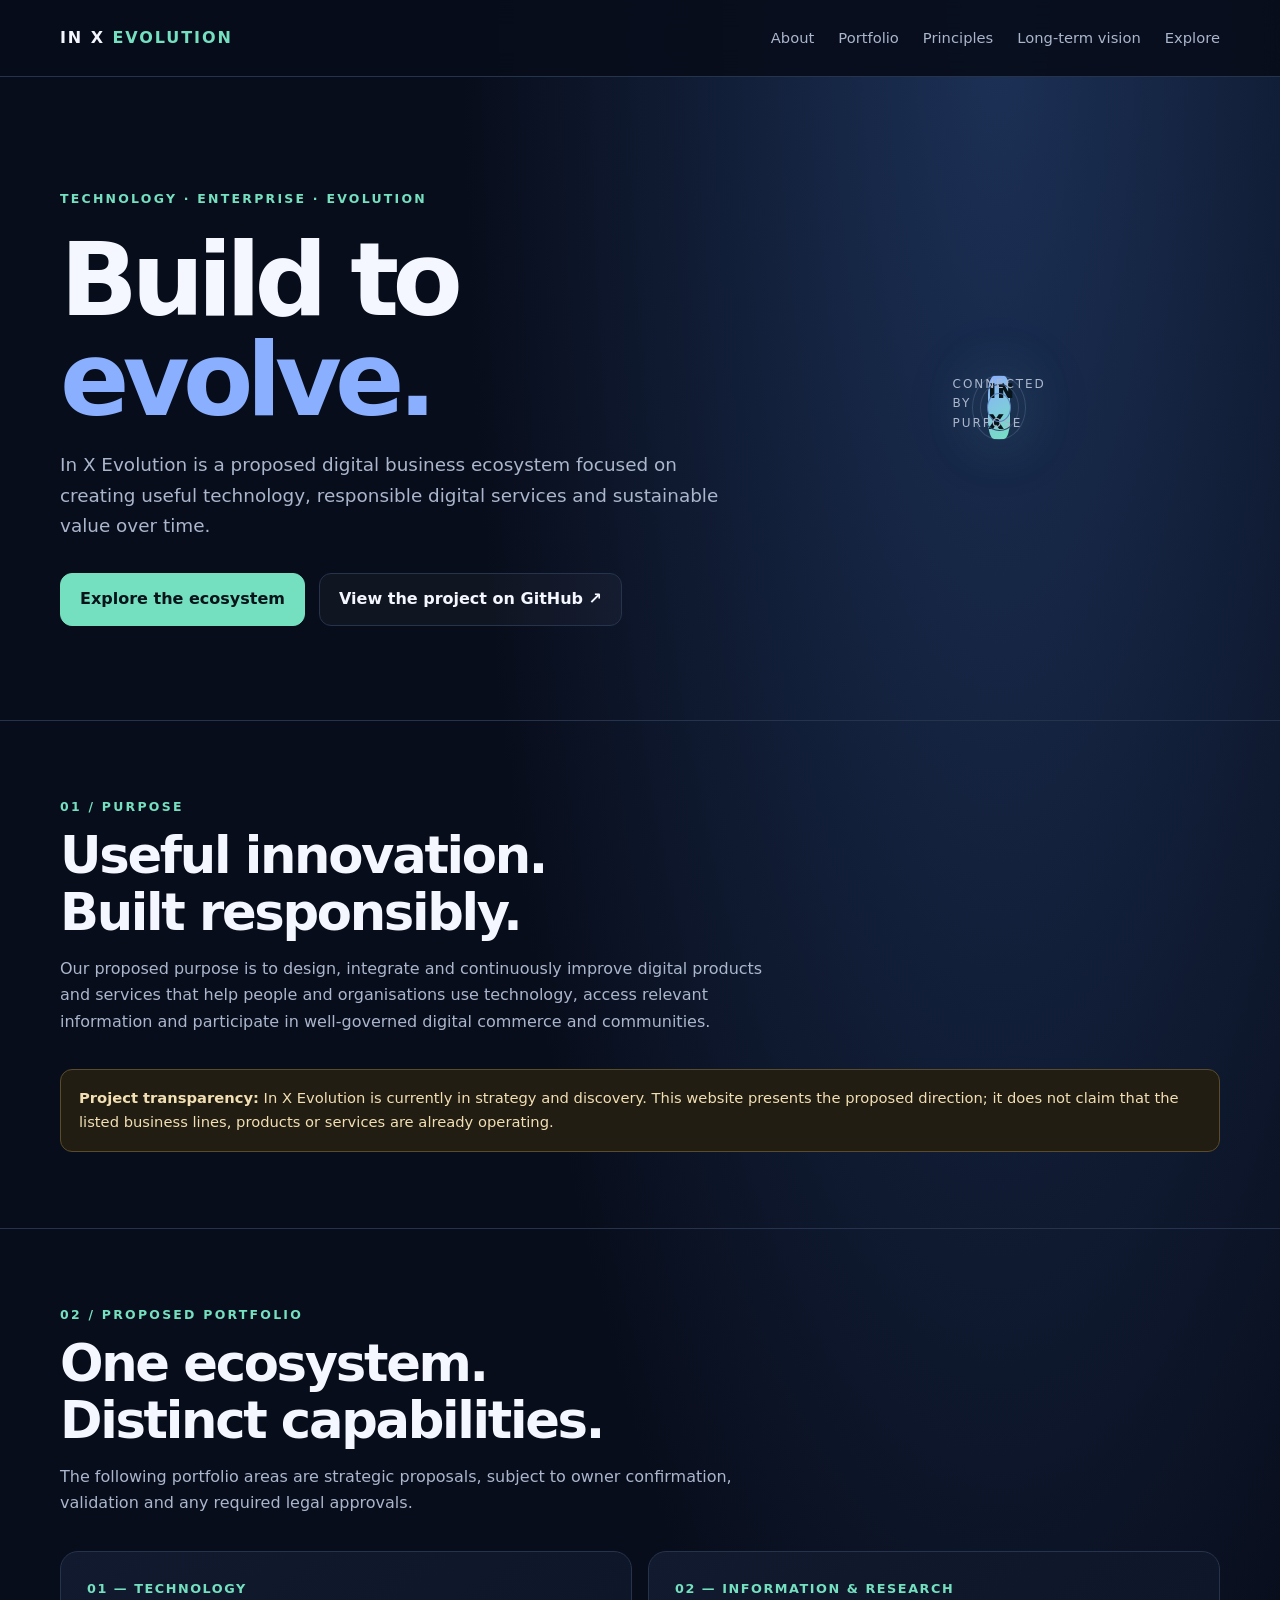
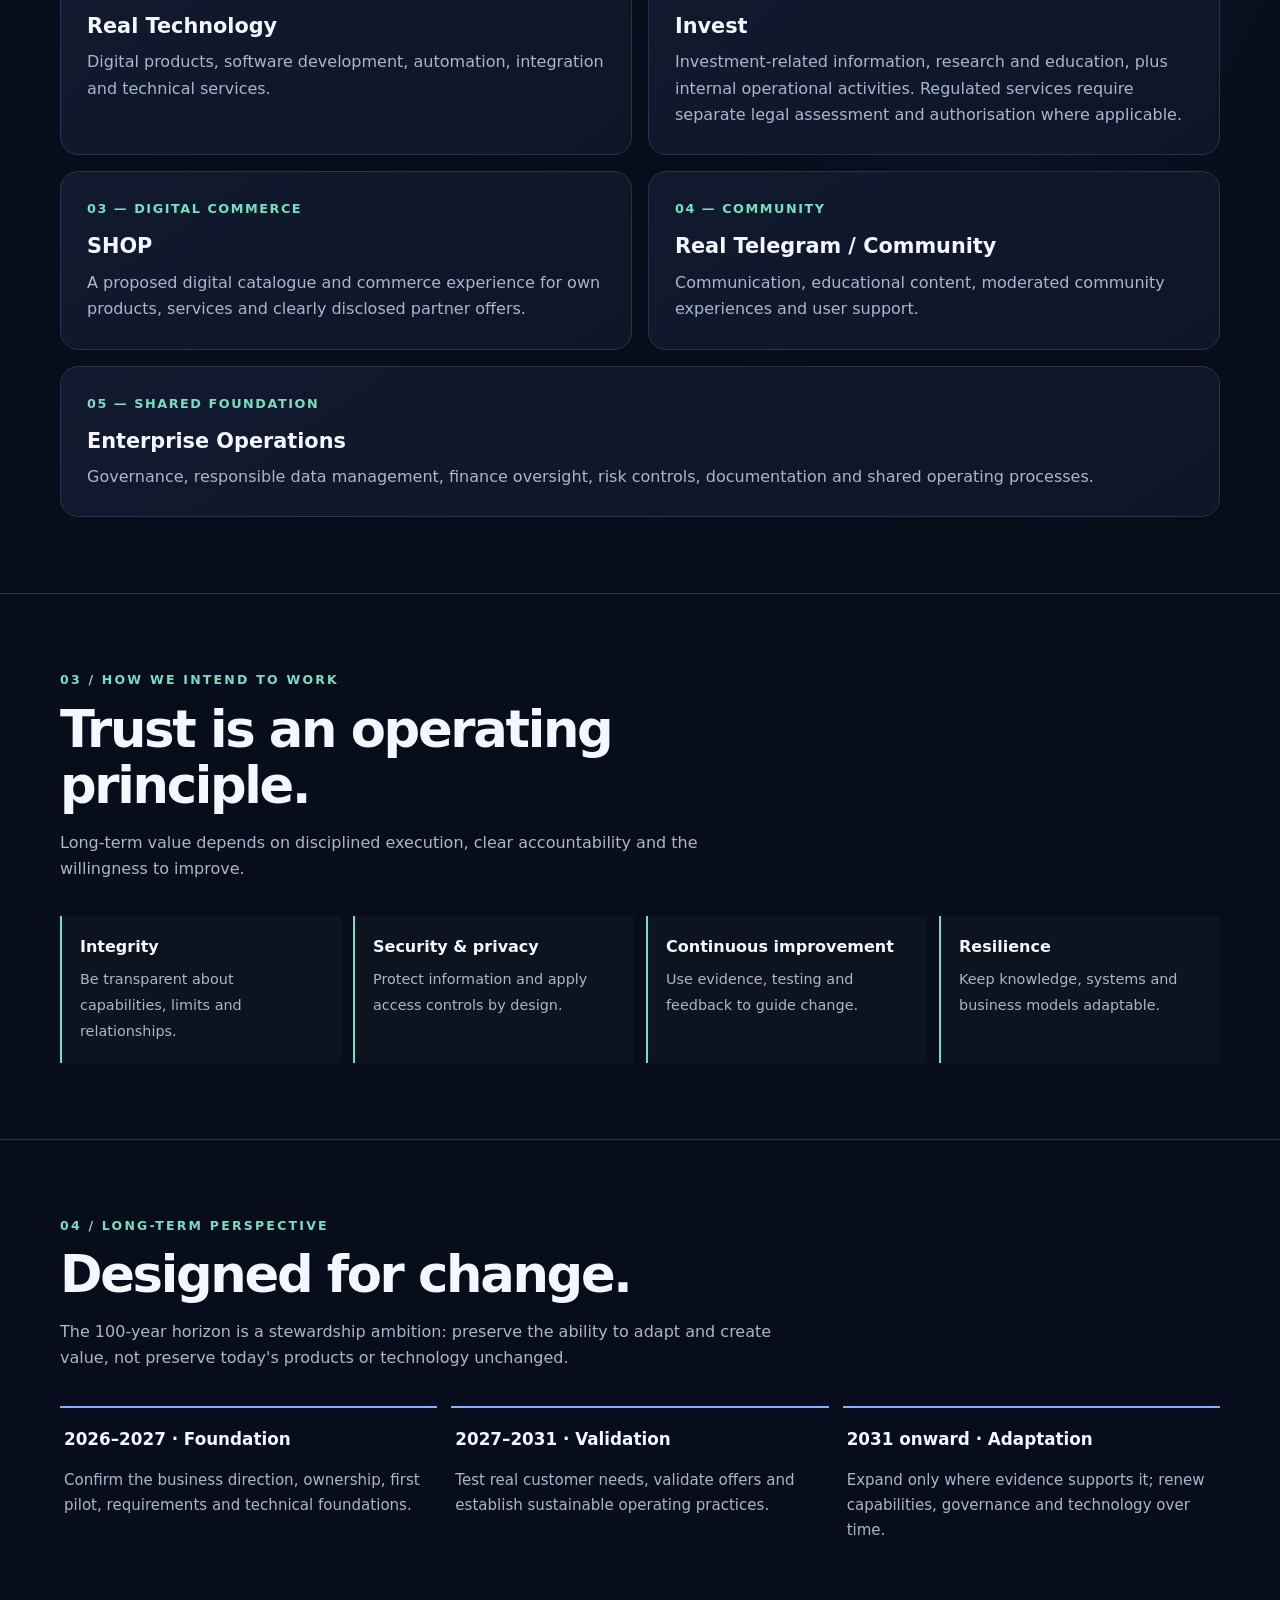
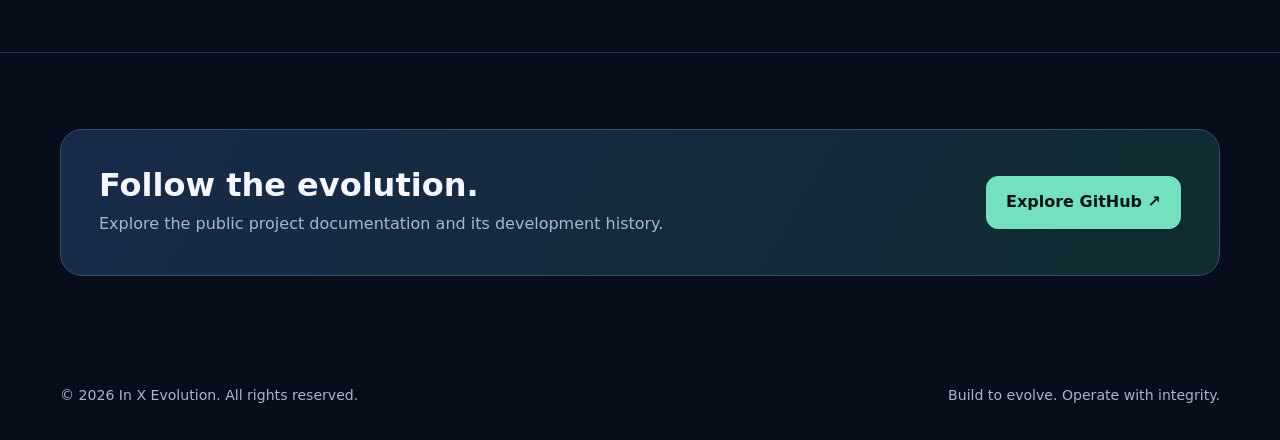
<file: index.html>
<!doctype html>
<html lang="en">
<head>
  <meta charset="utf-8">
  <meta name="viewport" content="width=device-width, initial-scale=1">
  <meta name="theme-color" content="#0b1020">
  <meta name="description" content="In X Evolution — a proposed digital ecosystem focused on technology, digital commerce, information and community.">
  <title>In X Evolution — Build to Evolve</title>
  <style>
    :root{color-scheme:dark;--bg:#080d1b;--panel:#111a2e;--panel2:#0d1527;--text:#f4f7ff;--muted:#aab6cc;--line:#26334d;--accent:#8bafff;--mint:#75e0c0;--max:1160px}
    *{box-sizing:border-box}html{scroll-behavior:smooth}body{margin:0;background:radial-gradient(ellipse at 78% 0%,#1c3157 0,transparent 38%),var(--bg);color:var(--text);font:16px/1.65 Inter,ui-sans-serif,system-ui,-apple-system,"Segoe UI",sans-serif}
    a{color:inherit}a:focus-visible,button:focus-visible{outline:3px solid var(--mint);outline-offset:3px}.wrap{width:min(var(--max),calc(100% - 40px));margin:auto}
    header{position:sticky;top:0;z-index:5;background:#080d1beF;border-bottom:1px solid var(--line);backdrop-filter:blur(14px)}.nav{min-height:76px;display:flex;align-items:center;justify-content:space-between;gap:24px}.brand{font-weight:850;letter-spacing:.12em;text-decoration:none}.brand span{color:var(--mint)}nav{display:flex;gap:24px;align-items:center}nav a{font-size:.92rem;color:var(--muted);text-decoration:none}nav a:hover{color:white}.menu{display:none;background:none;color:white;border:1px solid var(--line);border-radius:10px;padding:9px 12px;min-height:44px}
    .hero{padding:112px 0 94px;display:grid;grid-template-columns:1.2fr .8fr;gap:56px;align-items:center}.eyebrow{color:var(--mint);font-size:.78rem;font-weight:800;letter-spacing:.18em;text-transform:uppercase}.hero h1{font-size:clamp(3.2rem,8vw,6.6rem);line-height:.98;letter-spacing:-.065em;margin:20px 0}.hero h1 em{font-style:normal;color:var(--accent)}.lead{max-width:680px;color:var(--muted);font-size:1.15rem}.actions{display:flex;gap:14px;flex-wrap:wrap;margin-top:32px}.btn{display:inline-flex;align-items:center;justify-content:center;min-height:48px;padding:12px 19px;border-radius:12px;text-decoration:none;font-weight:750;border:1px solid var(--line)}.primary{background:var(--mint);color:#07151a;border-color:var(--mint)}.secondary{background:#ffffff08}.orbit{aspect-ratio:1;border:1px solid #34476b;border-radius:50%;display:grid;place-items:center;position:relative;max-width:390px;margin:auto;box-shadow:0 0 100px #739cff18}.orbit:before,.orbit:after{content:"";position:absolute;border:1px solid #34476b;border-radius:50%;inset:13%}.orbit:after{inset:27%;border-color:#5d82bd}.core{width:42%;aspect-ratio:1;border-radius:28%;background:linear-gradient(145deg,#8bafff,#75e0c0);display:grid;place-items:center;color:#07151a;font-size:1.2rem;font-weight:950;letter-spacing:.1em;box-shadow:0 0 60px #75e0c044}.orbit-label{position:absolute;bottom:8%;color:var(--muted);font-size:.75rem;letter-spacing:.16em}
    section{padding:76px 0;border-top:1px solid var(--line)}.section-head{max-width:720px;margin-bottom:34px}.section-head h2{font-size:clamp(2rem,4vw,3.4rem);letter-spacing:-.045em;line-height:1.1;margin:10px 0}.section-head p,.muted{color:var(--muted)}.grid{display:grid;grid-template-columns:repeat(2,1fr);gap:16px}.card{background:linear-gradient(145deg,var(--panel),var(--panel2));border:1px solid var(--line);border-radius:18px;padding:26px}.card .num{color:var(--mint);font-size:.8rem;font-weight:800;letter-spacing:.12em}.card h3{margin:10px 0 6px;font-size:1.3rem}.card p{color:var(--muted);margin:0}.wide{grid-column:1/-1}.principles{display:grid;grid-template-columns:repeat(4,1fr);gap:12px}.principle{padding:18px;border-left:2px solid var(--mint);background:#ffffff06}.principle strong{display:block;margin-bottom:5px}.principle span{font-size:.9rem;color:var(--muted)}
    .timeline{display:grid;grid-template-columns:repeat(3,1fr);gap:14px}.phase{border-top:2px solid var(--accent);padding:18px 4px}.phase b{font-size:1.05rem}.phase p{color:var(--muted);font-size:.94rem}.notice{border:1px solid #5a4c2a;background:#211d12;color:#f2dfb4;padding:16px 18px;border-radius:12px;font-size:.92rem}.cta{background:linear-gradient(120deg,#182a49,#102b30);border:1px solid #34506c;border-radius:22px;padding:38px;display:flex;align-items:center;justify-content:space-between;gap:28px}.cta h2{font-size:2rem;line-height:1.1;margin:0 0 8px}.cta p{color:var(--muted);margin:0}footer{padding:32px 0;color:var(--muted);font-size:.88rem}.foot{display:flex;justify-content:space-between;gap:20px;flex-wrap:wrap}
    @media(max-width:760px){.hero{grid-template-columns:1fr;padding:78px 0}.orbit{max-width:250px}.grid,.timeline{grid-template-columns:1fr}.wide{grid-column:auto}.principles{grid-template-columns:repeat(2,1fr)}nav{display:none;position:absolute;left:0;right:0;top:76px;background:#080d1b;padding:18px 22px;border-bottom:1px solid var(--line);flex-direction:column;align-items:flex-start}nav.open{display:flex}.menu{display:block}.cta{align-items:flex-start;flex-direction:column}}
    @media(prefers-reduced-motion:reduce){html{scroll-behavior:auto}*{animation:none!important;transition:none!important}}
  </style>
</head>
<body>
<header><div class="wrap nav"><a class="brand" href="#home" aria-label="In X Evolution home">IN X <span>EVOLUTION</span></a><button class="menu" id="menu" aria-expanded="false" aria-controls="navigation">Menu</button><nav id="navigation" aria-label="Main navigation"><a href="#about">About</a><a href="#portfolio">Portfolio</a><a href="#principles">Principles</a><a href="#roadmap">Long-term vision</a><a href="#contact">Explore</a></nav></div></header>
<main id="home">
  <div class="wrap hero">
    <div><div class="eyebrow">Technology · Enterprise · Evolution</div><h1>Build to <em>evolve.</em></h1><p class="lead">In X Evolution is a proposed digital business ecosystem focused on creating useful technology, responsible digital services and sustainable value over time.</p><div class="actions"><a class="btn primary" href="#portfolio">Explore the ecosystem</a><a class="btn secondary" href="https://github.com/inxevolution/inxevolutionrealtech" target="_blank" rel="noopener noreferrer">View the project on GitHub ↗</a></div></div>
    <div class="orbit" aria-label="Abstract visual representing an interconnected digital ecosystem"><div class="core">IN X</div><div class="orbit-label">CONNECTED BY PURPOSE</div></div>
  </div>
  <section id="about"><div class="wrap"><div class="section-head"><div class="eyebrow">01 / Purpose</div><h2>Useful innovation.<br>Built responsibly.</h2><p>Our proposed purpose is to design, integrate and continuously improve digital products and services that help people and organisations use technology, access relevant information and participate in well-governed digital commerce and communities.</p></div><div class="notice"><strong>Project transparency:</strong> In X Evolution is currently in strategy and discovery. This website presents the proposed direction; it does not claim that the listed business lines, products or services are already operating.</div></div></section>
  <section id="portfolio"><div class="wrap"><div class="section-head"><div class="eyebrow">02 / Proposed portfolio</div><h2>One ecosystem.<br>Distinct capabilities.</h2><p>The following portfolio areas are strategic proposals, subject to owner confirmation, validation and any required legal approvals.</p></div><div class="grid">
    <article class="card"><div class="num">01 — TECHNOLOGY</div><h3>Real Technology</h3><p>Digital products, software development, automation, integration and technical services.</p></article>
    <article class="card"><div class="num">02 — INFORMATION & RESEARCH</div><h3>Invest</h3><p>Investment-related information, research and education, plus internal operational activities. Regulated services require separate legal assessment and authorisation where applicable.</p></article>
    <article class="card"><div class="num">03 — DIGITAL COMMERCE</div><h3>SHOP</h3><p>A proposed digital catalogue and commerce experience for own products, services and clearly disclosed partner offers.</p></article>
    <article class="card"><div class="num">04 — COMMUNITY</div><h3>Real Telegram / Community</h3><p>Communication, educational content, moderated community experiences and user support.</p></article>
    <article class="card wide"><div class="num">05 — SHARED FOUNDATION</div><h3>Enterprise Operations</h3><p>Governance, responsible data management, finance oversight, risk controls, documentation and shared operating processes.</p></article>
  </div></div></section>
  <section id="principles"><div class="wrap"><div class="section-head"><div class="eyebrow">03 / How we intend to work</div><h2>Trust is an operating principle.</h2><p>Long-term value depends on disciplined execution, clear accountability and the willingness to improve.</p></div><div class="principles"><div class="principle"><strong>Integrity</strong><span>Be transparent about capabilities, limits and relationships.</span></div><div class="principle"><strong>Security & privacy</strong><span>Protect information and apply access controls by design.</span></div><div class="principle"><strong>Continuous improvement</strong><span>Use evidence, testing and feedback to guide change.</span></div><div class="principle"><strong>Resilience</strong><span>Keep knowledge, systems and business models adaptable.</span></div></div></div></section>
  <section id="roadmap"><div class="wrap"><div class="section-head"><div class="eyebrow">04 / Long-term perspective</div><h2>Designed for change.</h2><p>The 100-year horizon is a stewardship ambition: preserve the ability to adapt and create value, not preserve today's products or technology unchanged.</p></div><div class="timeline"><div class="phase"><b>2026–2027 · Foundation</b><p>Confirm the business direction, ownership, first pilot, requirements and technical foundations.</p></div><div class="phase"><b>2027–2031 · Validation</b><p>Test real customer needs, validate offers and establish sustainable operating practices.</p></div><div class="phase"><b>2031 onward · Adaptation</b><p>Expand only where evidence supports it; renew capabilities, governance and technology over time.</p></div></div></div></section>
  <section id="contact"><div class="wrap"><div class="cta"><div><h2>Follow the evolution.</h2><p>Explore the public project documentation and its development history.</p></div><a class="btn primary" href="https://github.com/inxevolution/inxevolutionrealtech" target="_blank" rel="noopener noreferrer">Explore GitHub ↗</a></div></div></section>
</main>
<footer><div class="wrap foot"><span>© <span id="year">2026</span> In X Evolution. All rights reserved.</span><span>Build to evolve. Operate with integrity.</span></div></footer>
<script>
  const menu=document.getElementById('menu');const nav=document.getElementById('navigation');
  menu.addEventListener('click',()=>{const open=nav.classList.toggle('open');menu.setAttribute('aria-expanded',String(open));});
  nav.addEventListener('click',e=>{if(e.target.closest('a')){nav.classList.remove('open');menu.setAttribute('aria-expanded','false');}});
  document.getElementById('year').textContent=new Date().getFullYear();
</script>
</body>
</html>
</file>
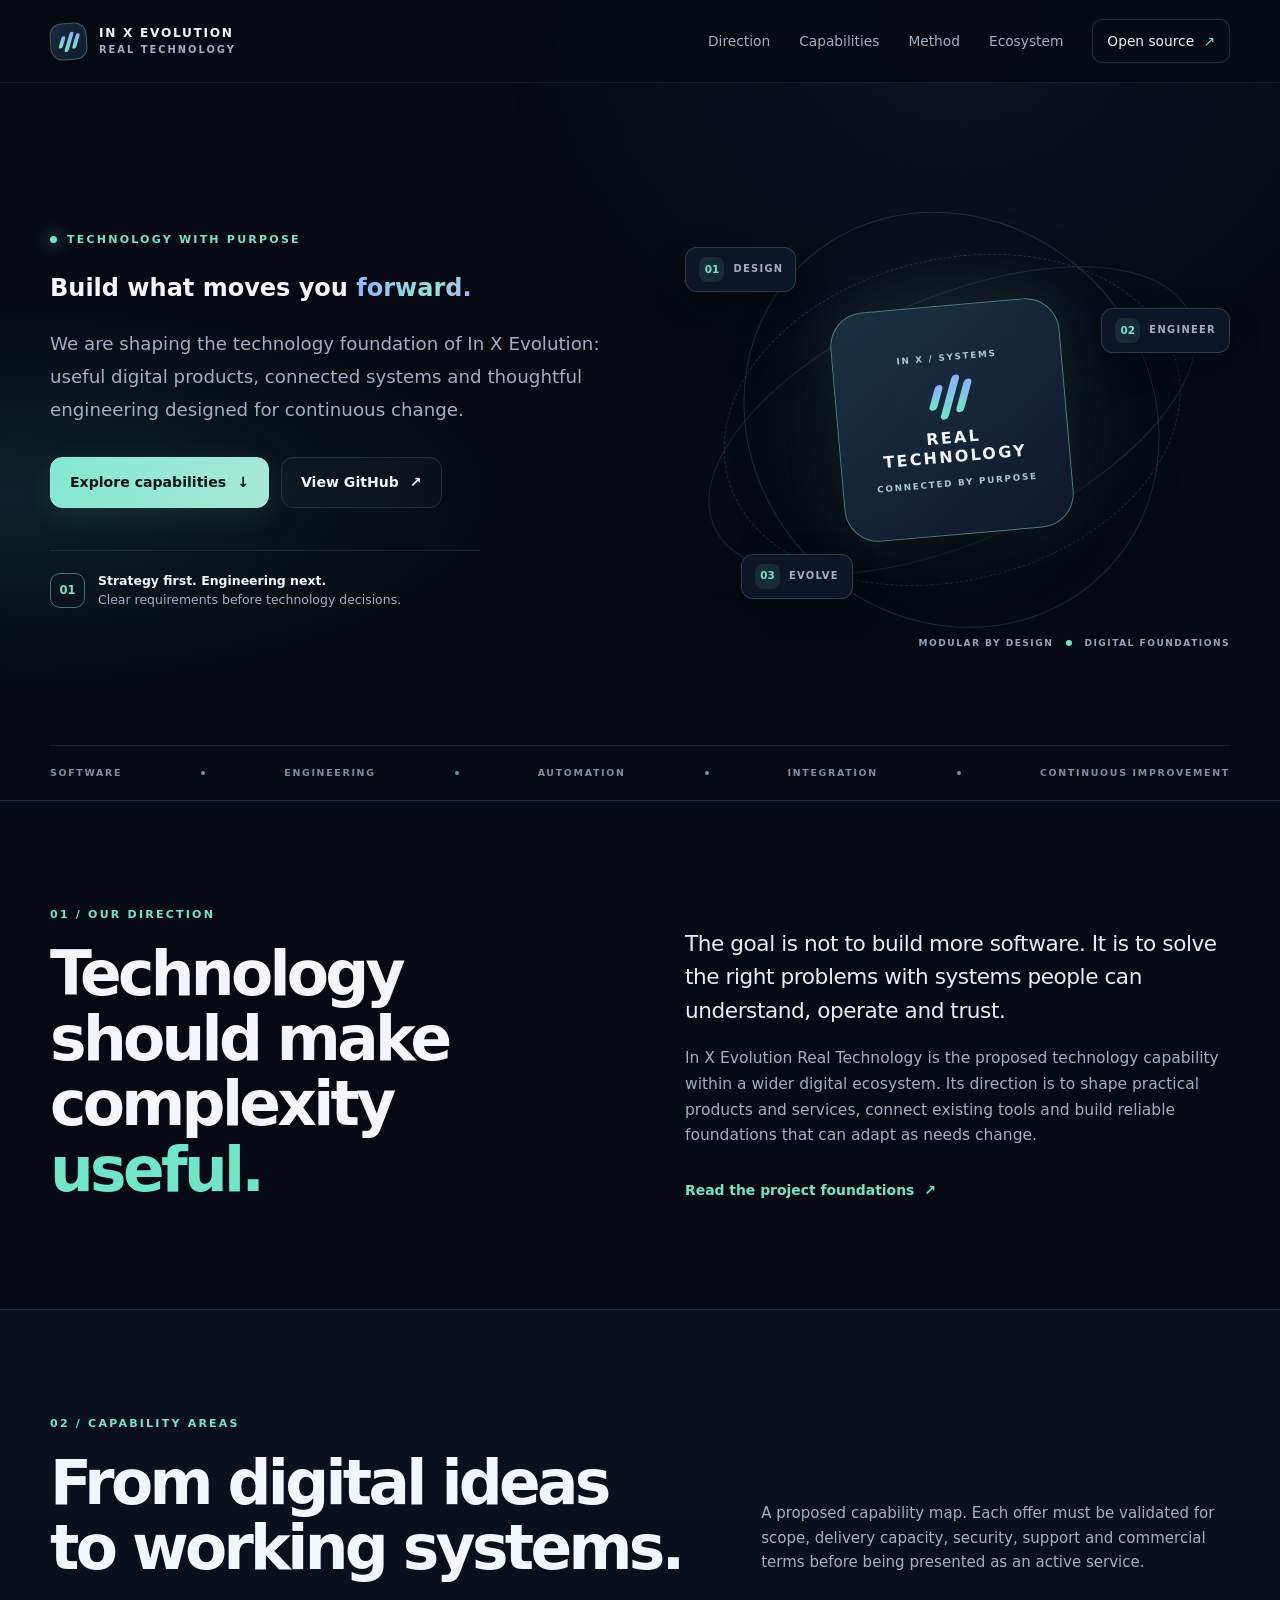
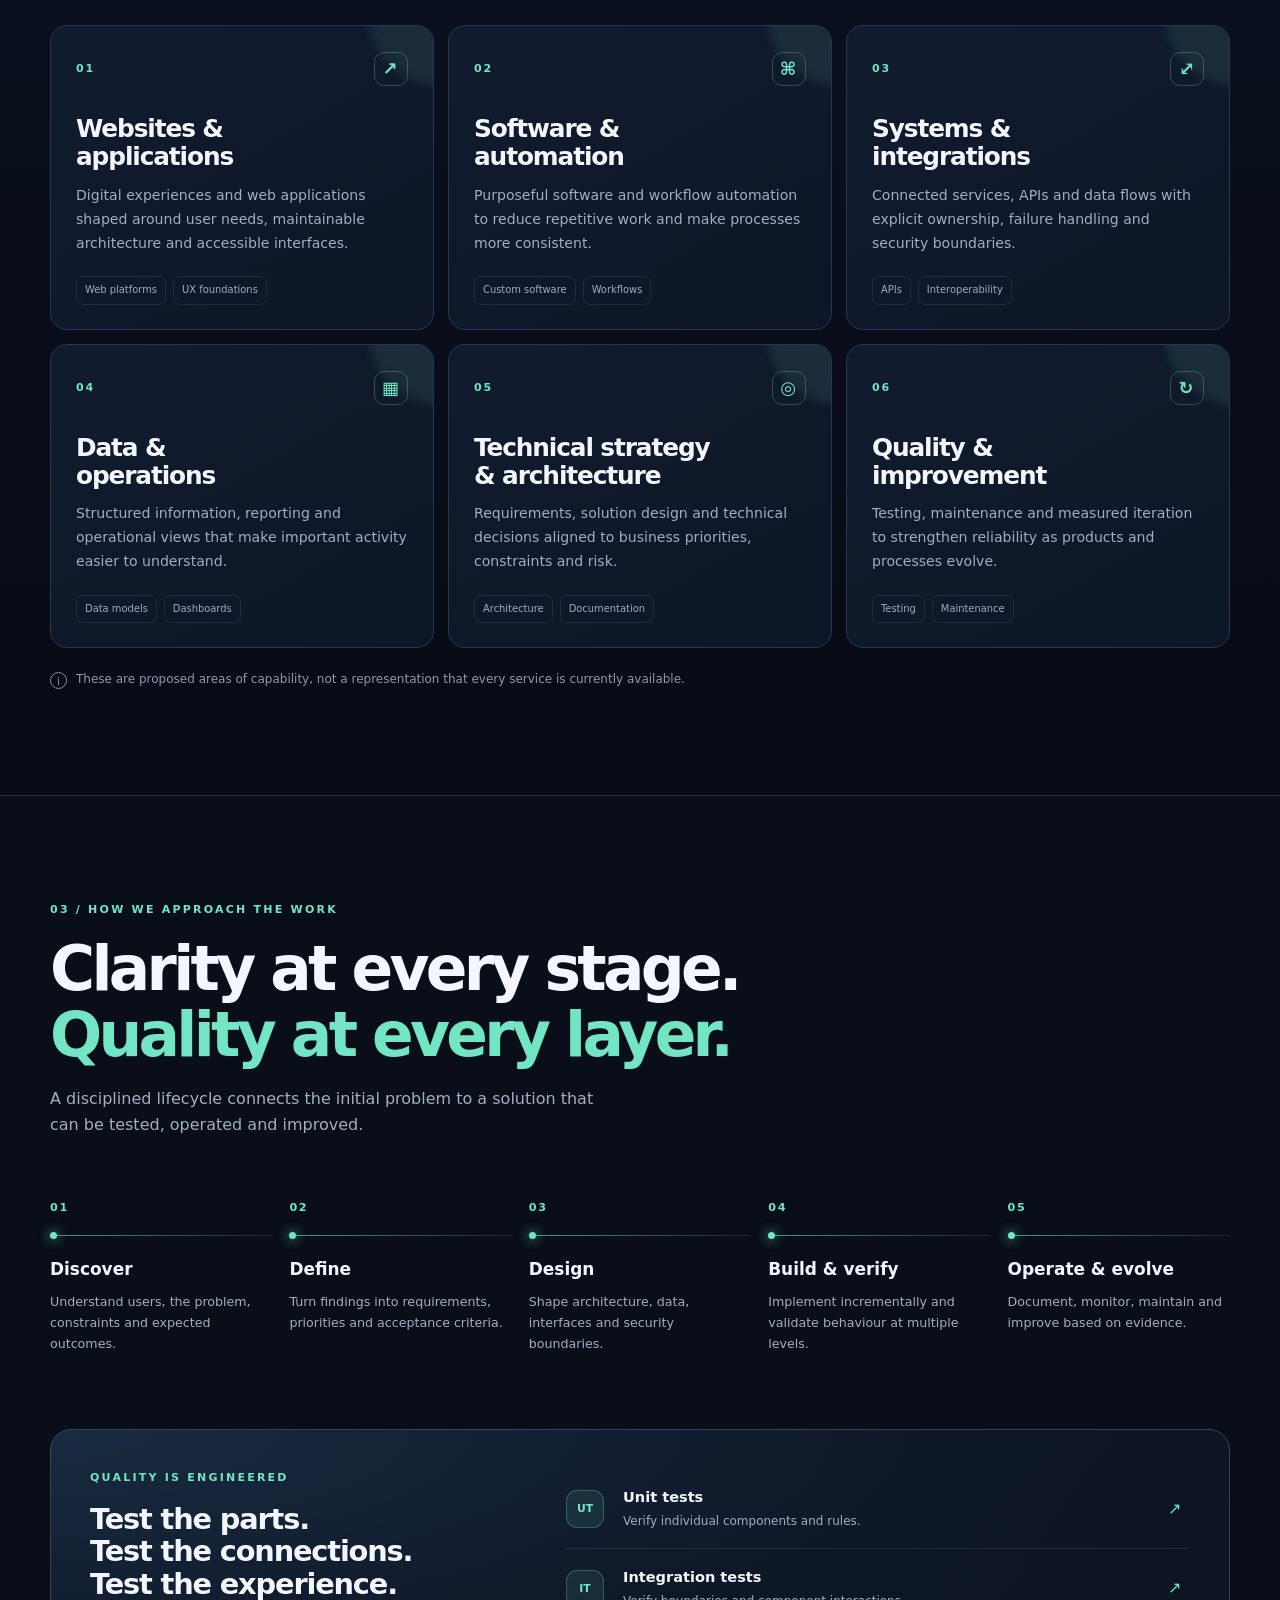
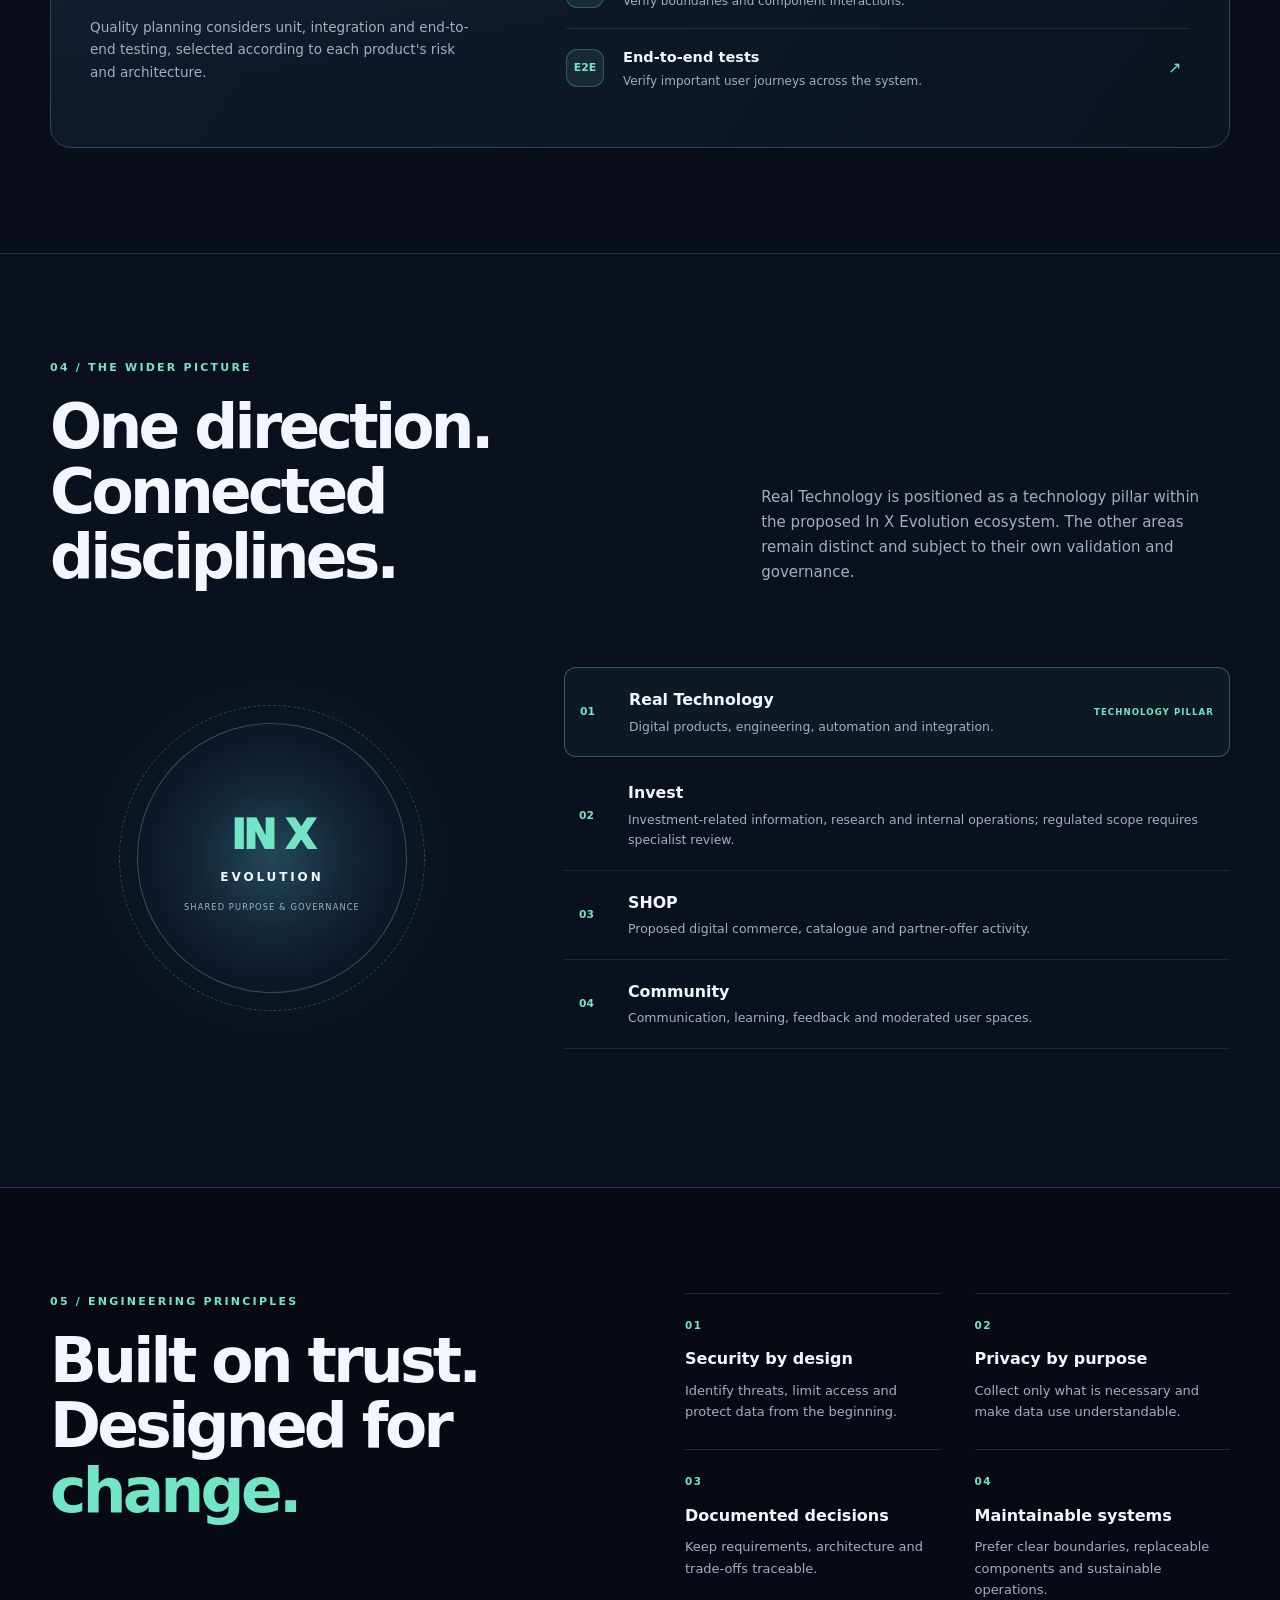
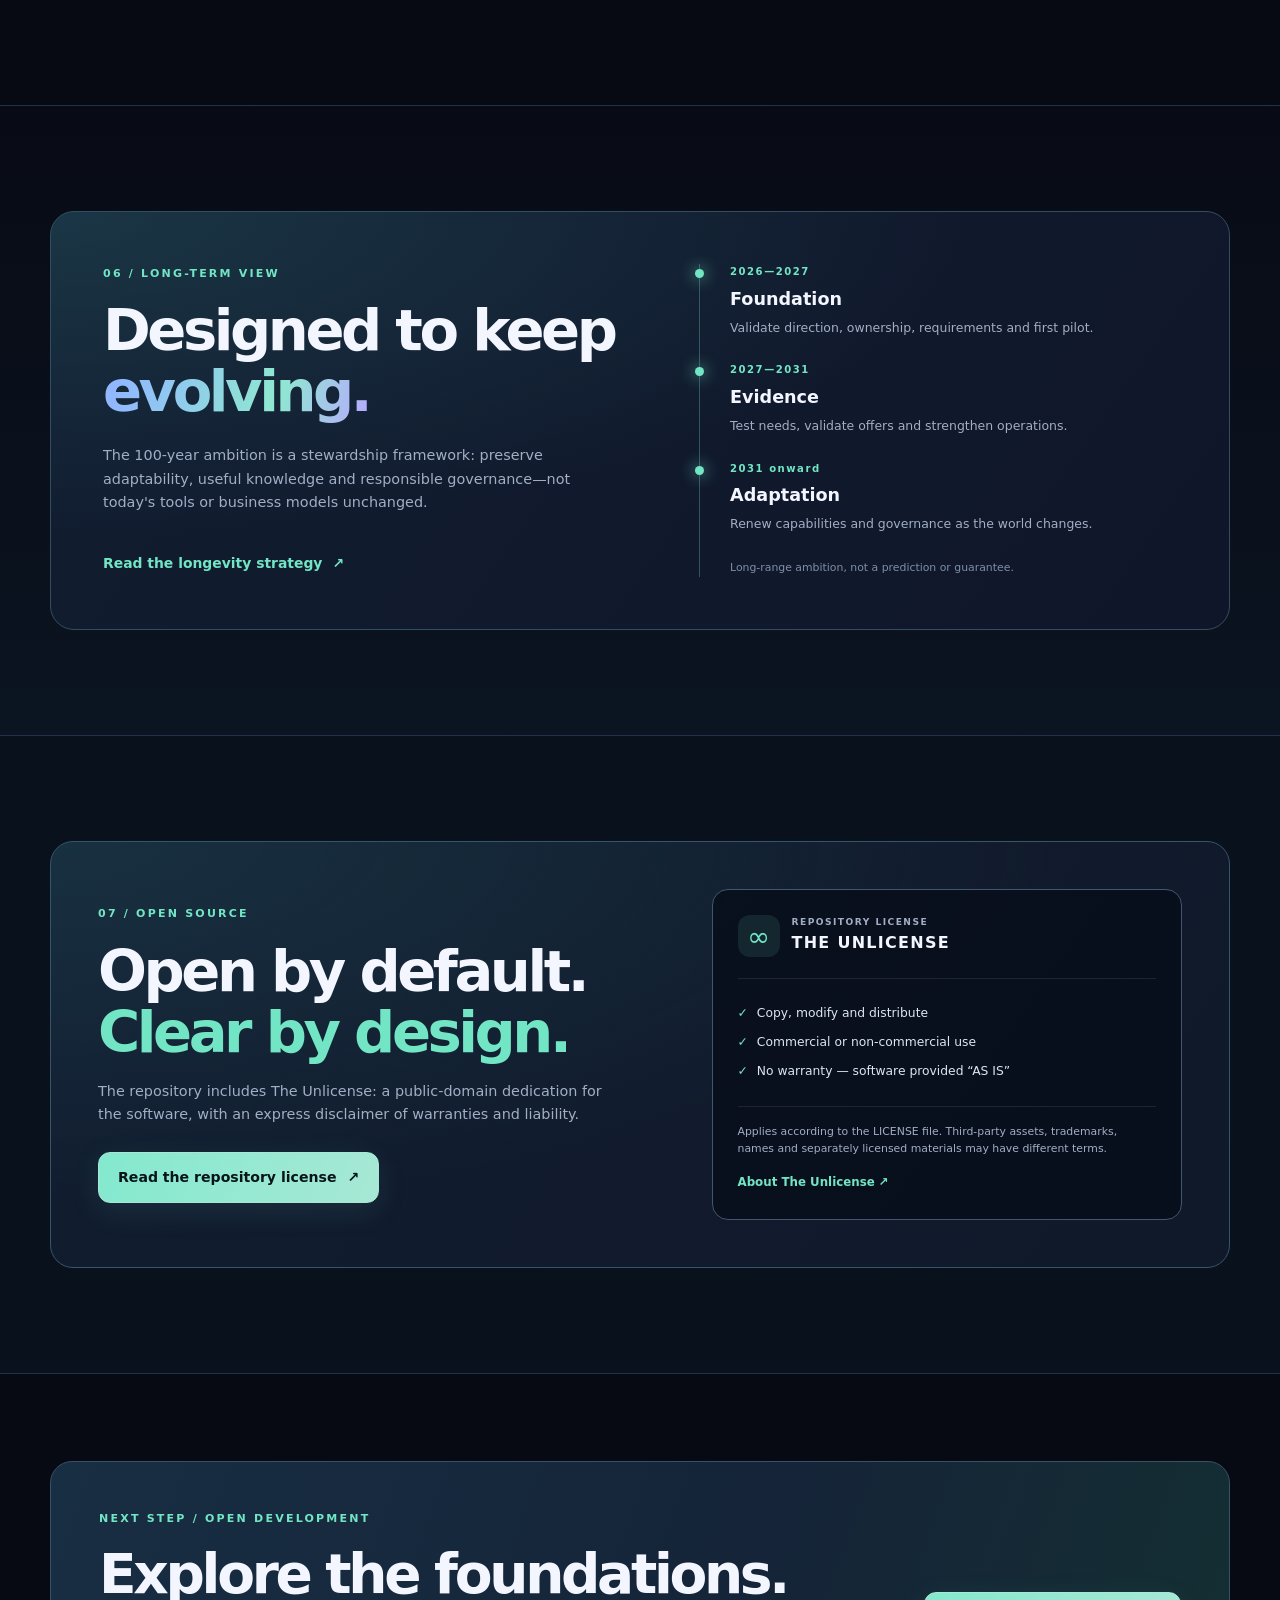
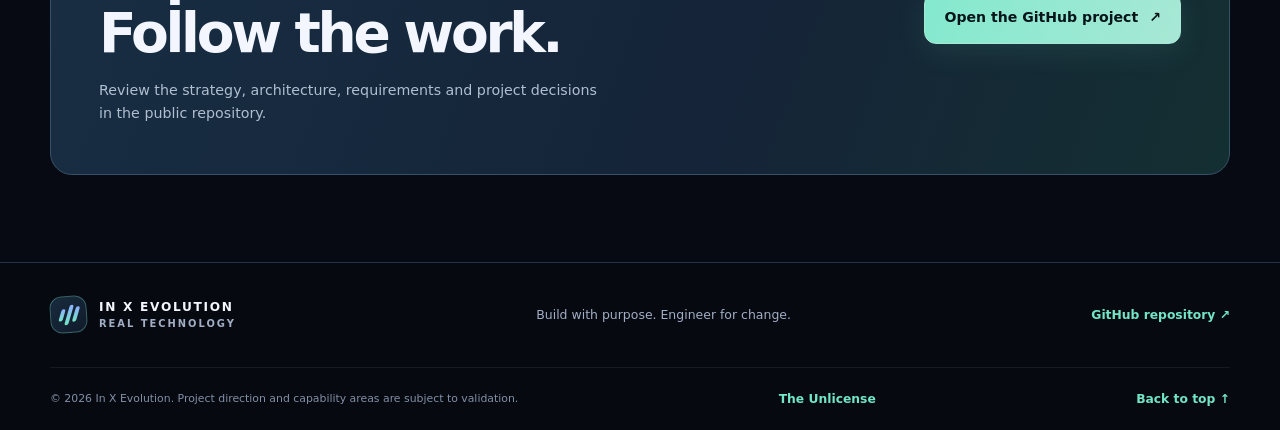
<file: landing-page/index.html>
<!doctype html>
<html lang="en">
<head>
  <meta charset="utf-8">
  <meta name="viewport" content="width=device-width, initial-scale=1">
  <meta name="theme-color" content="#080b16">
  <meta name="description" content="In X Evolution Real Technology — purposeful software, digital systems, automation and integration, designed to evolve.">
  <meta property="og:type" content="website">
  <meta property="og:title" content="In X Evolution Real Technology">
  <meta property="og:description" content="Build what moves you forward. Technology with purpose, designed for change.">
  <title>In X Evolution — Real Technology</title>
  <link rel="icon" type="image/svg+xml" href="assets/images/favicon.svg">
  <link rel="stylesheet" href="assets/css/styles.css">
  <script src="assets/js/main.js" defer></script>
</head>
<body>
  <a class="skip-link" href="#main">Skip to content</a>

  <header class="site-header" id="top">
    <div class="container nav-shell">
      <a class="brand" href="#top" aria-label="In X Evolution Real Technology home">
        <span class="brand-symbol" aria-hidden="true"><i></i><i></i><i></i></span>
        <span class="brand-copy"><strong>IN X EVOLUTION</strong><small>REAL TECHNOLOGY</small></span>
      </a>
      <button class="menu-toggle" type="button" aria-expanded="false" aria-controls="primary-nav" aria-label="Open navigation">
        <span></span><span></span>
      </button>
      <nav class="primary-nav" id="primary-nav" aria-label="Main navigation">
        <a href="#direction">Direction</a>
        <a href="#capabilities">Capabilities</a>
        <a href="#method">Method</a>
        <a href="#ecosystem">Ecosystem</a>
        <a href="#open-source" class="nav-cta">Open source <span aria-hidden="true">↗</span></a>
      </nav>
    </div>
  </header>

  <main id="main">
    <section class="hero-section">
      <div class="container hero-grid">
        <div class="hero-copy reveal">
          <p class="eyebrow"><span class="status-dot"></span> TECHNOLOGY WITH PURPOSE</p>
          <h1>Build what moves you <span class="gradient-text">forward.</span></h1>
          <p class="hero-lead">We are shaping the technology foundation of In X Evolution: useful digital products, connected systems and thoughtful engineering designed for continuous change.</p>
          <div class="hero-actions">
            <a class="button button-primary" href="#capabilities">Explore capabilities <span aria-hidden="true">↓</span></a>
            <a class="button button-quiet" href="https://github.com/inxevolution/inxevolutionrealtech" target="_blank" rel="noopener noreferrer">View GitHub <span aria-hidden="true">↗</span></a>
          </div>
          <div class="hero-proof">
            <span class="proof-mark">01</span>
            <p><strong>Strategy first. Engineering next.</strong><br><span>Clear requirements before technology decisions.</span></p>
          </div>
        </div>

        <div class="hero-art reveal" role="img" aria-label="Abstract illustration of connected technology layers">
          <div class="art-glow"></div>
          <div class="art-orbit orbit-a"></div><div class="art-orbit orbit-b"></div><div class="art-orbit orbit-c"></div>
          <div class="art-node node-one"><b>01</b><span>DESIGN</span></div>
          <div class="art-node node-two"><b>02</b><span>ENGINEER</span></div>
          <div class="art-node node-three"><b>03</b><span>EVOLVE</span></div>
          <div class="art-core">
            <small>IN X / SYSTEMS</small>
            <div class="core-mark"><i></i><i></i><i></i></div>
            <strong>REAL<br>TECHNOLOGY</strong>
            <span>CONNECTED BY PURPOSE</span>
          </div>
          <p class="art-caption">MODULAR BY DESIGN <i></i> DIGITAL FOUNDATIONS</p>
        </div>
      </div>
      <div class="container hero-bottom">
        <span>SOFTWARE</span><i></i><span>ENGINEERING</span><i></i><span>AUTOMATION</span><i></i><span>INTEGRATION</span><i></i><span>CONTINUOUS IMPROVEMENT</span>
      </div>
    </section>

    <section class="section" id="direction">
      <div class="container split-layout">
        <div class="section-intro reveal">
          <p class="eyebrow">01 / OUR DIRECTION</p>
          <h2>Technology should make complexity <span class="text-accent">useful.</span></h2>
        </div>
        <div class="section-copy reveal">
          <p class="large-copy">The goal is not to build more software. It is to solve the right problems with systems people can understand, operate and trust.</p>
          <p>In X Evolution Real Technology is the proposed technology capability within a wider digital ecosystem. Its direction is to shape practical products and services, connect existing tools and build reliable foundations that can adapt as needs change.</p>
          <a class="text-link" href="https://github.com/inxevolution/inxevolutionrealtech" target="_blank" rel="noopener noreferrer">Read the project foundations <span aria-hidden="true">↗</span></a>
        </div>
      </div>
    </section>

    <section class="section capabilities-section" id="capabilities">
      <div class="container">
        <div class="section-topline reveal">
          <div><p class="eyebrow">02 / CAPABILITY AREAS</p><h2>From digital ideas<br>to working systems.</h2></div>
          <p class="section-summary">A proposed capability map. Each offer must be validated for scope, delivery capacity, security, support and commercial terms before being presented as an active service.</p>
        </div>
        <div class="capability-grid">
          <article class="capability-card reveal"><div class="card-top"><span>01</span><b>↗</b></div><h3>Websites &<br>applications</h3><p>Digital experiences and web applications shaped around user needs, maintainable architecture and accessible interfaces.</p><div class="tags"><span>Web platforms</span><span>UX foundations</span></div></article>
          <article class="capability-card reveal"><div class="card-top"><span>02</span><b>⌘</b></div><h3>Software &<br>automation</h3><p>Purposeful software and workflow automation to reduce repetitive work and make processes more consistent.</p><div class="tags"><span>Custom software</span><span>Workflows</span></div></article>
          <article class="capability-card reveal"><div class="card-top"><span>03</span><b>⤢</b></div><h3>Systems &<br>integrations</h3><p>Connected services, APIs and data flows with explicit ownership, failure handling and security boundaries.</p><div class="tags"><span>APIs</span><span>Interoperability</span></div></article>
          <article class="capability-card reveal"><div class="card-top"><span>04</span><b>▦</b></div><h3>Data &<br>operations</h3><p>Structured information, reporting and operational views that make important activity easier to understand.</p><div class="tags"><span>Data models</span><span>Dashboards</span></div></article>
          <article class="capability-card reveal"><div class="card-top"><span>05</span><b>◎</b></div><h3>Technical strategy<br>& architecture</h3><p>Requirements, solution design and technical decisions aligned to business priorities, constraints and risk.</p><div class="tags"><span>Architecture</span><span>Documentation</span></div></article>
          <article class="capability-card reveal"><div class="card-top"><span>06</span><b>↻</b></div><h3>Quality &<br>improvement</h3><p>Testing, maintenance and measured iteration to strengthen reliability as products and processes evolve.</p><div class="tags"><span>Testing</span><span>Maintenance</span></div></article>
        </div>
        <p class="section-footnote"><span>i</span> These are proposed areas of capability, not a representation that every service is currently available.</p>
      </div>
    </section>

    <section class="section method-section" id="method">
      <div class="container">
        <div class="section-intro reveal"><p class="eyebrow">03 / HOW WE APPROACH THE WORK</p><h2>Clarity at every stage.<br><span class="text-accent">Quality at every layer.</span></h2><p>A disciplined lifecycle connects the initial problem to a solution that can be tested, operated and improved.</p></div>
        <div class="method-track">
          <article class="method-step reveal"><span>01</span><i></i><h3>Discover</h3><p>Understand users, the problem, constraints and expected outcomes.</p></article>
          <article class="method-step reveal"><span>02</span><i></i><h3>Define</h3><p>Turn findings into requirements, priorities and acceptance criteria.</p></article>
          <article class="method-step reveal"><span>03</span><i></i><h3>Design</h3><p>Shape architecture, data, interfaces and security boundaries.</p></article>
          <article class="method-step reveal"><span>04</span><i></i><h3>Build & verify</h3><p>Implement incrementally and validate behaviour at multiple levels.</p></article>
          <article class="method-step reveal"><span>05</span><i></i><h3>Operate & evolve</h3><p>Document, monitor, maintain and improve based on evidence.</p></article>
        </div>
        <div class="quality-panel reveal">
          <div><p class="eyebrow">QUALITY IS ENGINEERED</p><h3>Test the parts.<br>Test the connections.<br>Test the experience.</h3><p>Quality planning considers unit, integration and end-to-end testing, selected according to each product's risk and architecture.</p></div>
          <div class="test-stack">
            <div class="test-row"><b>UT</b><span><strong>Unit tests</strong><small>Verify individual components and rules.</small></span><i>↗</i></div>
            <div class="test-row"><b>IT</b><span><strong>Integration tests</strong><small>Verify boundaries and component interactions.</small></span><i>↗</i></div>
            <div class="test-row"><b>E2E</b><span><strong>End-to-end tests</strong><small>Verify important user journeys across the system.</small></span><i>↗</i></div>
          </div>
        </div>
      </div>
    </section>

    <section class="section ecosystem-section" id="ecosystem">
      <div class="container">
        <div class="section-topline reveal">
          <div><p class="eyebrow">04 / THE WIDER PICTURE</p><h2>One direction.<br>Connected disciplines.</h2></div>
          <p class="section-summary">Real Technology is positioned as a technology pillar within the proposed In X Evolution ecosystem. The other areas remain distinct and subject to their own validation and governance.</p>
        </div>
        <div class="ecosystem-layout">
          <div class="ecosystem-core reveal"><span>IN X</span><strong>EVOLUTION</strong><small>SHARED PURPOSE & GOVERNANCE</small></div>
          <div class="ecosystem-list">
            <article class="ecosystem-item is-primary reveal"><span>01</span><div><strong>Real Technology</strong><p>Digital products, engineering, automation and integration.</p></div><b>TECHNOLOGY PILLAR</b></article>
            <article class="ecosystem-item reveal"><span>02</span><div><strong>Invest</strong><p>Investment-related information, research and internal operations; regulated scope requires specialist review.</p></div></article>
            <article class="ecosystem-item reveal"><span>03</span><div><strong>SHOP</strong><p>Proposed digital commerce, catalogue and partner-offer activity.</p></div></article>
            <article class="ecosystem-item reveal"><span>04</span><div><strong>Community</strong><p>Communication, learning, feedback and moderated user spaces.</p></div></article>
          </div>
        </div>
      </div>
    </section>

    <section class="section principles-section" id="principles">
      <div class="container split-layout">
        <div class="section-intro reveal"><p class="eyebrow">05 / ENGINEERING PRINCIPLES</p><h2>Built on trust.<br>Designed for <span class="text-accent">change.</span></h2></div>
        <div class="principles-grid">
          <article class="reveal"><span>01</span><h3>Security by design</h3><p>Identify threats, limit access and protect data from the beginning.</p></article>
          <article class="reveal"><span>02</span><h3>Privacy by purpose</h3><p>Collect only what is necessary and make data use understandable.</p></article>
          <article class="reveal"><span>03</span><h3>Documented decisions</h3><p>Keep requirements, architecture and trade-offs traceable.</p></article>
          <article class="reveal"><span>04</span><h3>Maintainable systems</h3><p>Prefer clear boundaries, replaceable components and sustainable operations.</p></article>
        </div>
      </div>
    </section>

    <section class="section future-section" id="future">
      <div class="container future-banner reveal">
        <div class="future-copy"><p class="eyebrow">06 / LONG-TERM VIEW</p><h2>Designed to keep<br><span class="gradient-text">evolving.</span></h2><p>The 100-year ambition is a stewardship framework: preserve adaptability, useful knowledge and responsible governance—not today's tools or business models unchanged.</p><a class="text-link" href="../docs/LONGEVITY_STRATEGY.md">Read the longevity strategy <span>↗</span></a></div>
        <div class="future-stages">
          <article><span>2026—2027</span><strong>Foundation</strong><small>Validate direction, ownership, requirements and first pilot.</small></article>
          <article><span>2027—2031</span><strong>Evidence</strong><small>Test needs, validate offers and strengthen operations.</small></article>
          <article><span>2031 onward</span><strong>Adaptation</strong><small>Renew capabilities and governance as the world changes.</small></article>
          <p>Long-range ambition, not a prediction or guarantee.</p>
        </div>
      </div>
    </section>

    <section class="section open-source-section" id="open-source">
      <div class="container open-source-panel reveal">
        <div class="open-source-copy"><p class="eyebrow">07 / OPEN SOURCE</p><h2>Open by default.<br><span class="text-accent">Clear by design.</span></h2><p>The repository includes The Unlicense: a public-domain dedication for the software, with an express disclaimer of warranties and liability.</p><a class="button button-primary" href="../LICENSE">Read the repository license <span aria-hidden="true">↗</span></a></div>
        <div class="license-card">
          <div class="license-card-head"><span class="license-icon">∞</span><span class="license-label">REPOSITORY LICENSE</span><b>THE UNLICENSE</b></div>
          <div class="license-points"><p><i>✓</i> Copy, modify and distribute</p><p><i>✓</i> Commercial or non-commercial use</p><p><i>✓</i> No warranty — software provided “AS IS”</p></div>
          <small>Applies according to the LICENSE file. Third-party assets, trademarks, names and separately licensed materials may have different terms.</small>
          <a href="https://unlicense.org/" target="_blank" rel="noopener noreferrer">About The Unlicense ↗</a>
        </div>
      </div>
    </section>

    <section class="section project-section" id="project">
      <div class="container project-panel reveal">
        <div><p class="eyebrow">NEXT STEP / OPEN DEVELOPMENT</p><h2>Explore the foundations.<br>Follow the work.</h2><p>Review the strategy, architecture, requirements and project decisions in the public repository.</p></div>
        <a class="button button-primary" href="https://github.com/inxevolution/inxevolutionrealtech" target="_blank" rel="noopener noreferrer">Open the GitHub project <span>↗</span></a>
      </div>
    </section>
  </main>

  <footer class="site-footer">
    <div class="container footer-main">
      <a class="brand" href="#top"><span class="brand-symbol" aria-hidden="true"><i></i><i></i><i></i></span><span class="brand-copy"><strong>IN X EVOLUTION</strong><small>REAL TECHNOLOGY</small></span></a>
      <p>Build with purpose. Engineer for change.</p>
      <a class="footer-link" href="https://github.com/inxevolution/inxevolutionrealtech" target="_blank" rel="noopener noreferrer">GitHub repository ↗</a>
    </div>
    <div class="container footer-bottom"><small>© <span id="current-year">2026</span> In X Evolution. Project direction and capability areas are subject to validation.</small><a href="../LICENSE">The Unlicense</a><a href="#top">Back to top ↑</a></div>
  </footer>
</body>
</html>
</file>
<file: landing-page/assets/css/styles.css>
:root{color-scheme:dark;--bg:#070a13;--surface:#10192a;--text:#f3f6ff;--muted:#a2aec4;--muted2:#71819d;--line:#24314a;--blue:#8eafff;--mint:#72e5c4;--violet:#a99cff;--max:1180px;--ease:cubic-bezier(.2,.75,.25,1)}
*{box-sizing:border-box}
html{scroll-behavior:smooth;scroll-padding-top:96px}
body{margin:0;background:var(--bg);color:var(--text);font:16px/1.65 Inter,ui-sans-serif,system-ui,-apple-system,"Segoe UI",sans-serif;overflow-x:hidden}
body:before{content:"";position:fixed;inset:0;z-index:-1;pointer-events:none;background:radial-gradient(ellipse at 75% 0%,#263e6b35,transparent 34%),radial-gradient(ellipse at 0% 55%,#1c6c6940,transparent 28%)}
a{color:inherit}a:focus-visible,button:focus-visible{outline:3px solid var(--mint);outline-offset:4px}
.container{width:min(var(--max),calc(100% - 48px));margin-inline:auto}
.skip-link{position:absolute;left:-9999px;top:12px;z-index:30;padding:10px 15px;background:var(--mint);color:#07151a;border-radius:8px}.skip-link:focus{left:12px}
.site-header{position:sticky;top:0;z-index:20;background:#070a13e8;border-bottom:1px solid #ffffff12;backdrop-filter:blur(18px)}
.nav-shell{height:82px;display:flex;align-items:center;justify-content:space-between;gap:26px}
.brand{display:inline-flex;align-items:center;gap:12px;text-decoration:none;min-width:max-content}
.brand-symbol{width:37px;height:37px;position:relative;display:flex;align-items:center;justify-content:center;gap:3px;border:1px solid #82e8ce55;border-radius:12px;background:linear-gradient(145deg,#182b3d,#101b2b);transform:rotate(-4deg)}
.brand-symbol i{display:block;width:4px;border-radius:5px;background:linear-gradient(var(--blue),var(--mint));transform:skew(-20deg)}.brand-symbol i:nth-child(1){height:12px}.brand-symbol i:nth-child(2){height:20px}.brand-symbol i:nth-child(3){height:15px}
.brand-copy{display:flex;flex-direction:column;line-height:1.2;gap:4px}.brand-copy strong{font-size:.76rem;letter-spacing:.14em;font-weight:900}.brand-copy small{font-size:.62rem;letter-spacing:.2em;color:var(--muted);font-weight:700}
.primary-nav{display:flex;align-items:center;gap:29px}.primary-nav a{font-size:.86rem;color:var(--muted);text-decoration:none;transition:color .2s}.primary-nav a:hover,.primary-nav a[aria-current=location]{color:var(--text)}
.primary-nav .nav-cta{padding:10px 14px;border:1px solid #ffffff24;border-radius:10px;color:var(--text)}.nav-cta span{color:var(--mint);margin-left:5px}
.menu-toggle{display:none;width:46px;height:44px;border:1px solid var(--line);border-radius:11px;background:#ffffff08;align-items:center;justify-content:center;flex-direction:column;gap:6px}.menu-toggle span{height:2px;width:17px;background:var(--text);border-radius:3px;transition:transform .2s}
.hero-section{position:relative;isolation:isolate;overflow:hidden;border-bottom:1px solid var(--line)}
.hero-section:before{content:"";position:absolute;inset:0;z-index:-1;opacity:.2;background-image:linear-gradient(#34476b28 1px,transparent 1px),linear-gradient(90deg,#34476b28 1px,transparent 1px);background-size:64px 64px;mask-image:linear-gradient(to bottom,black,transparent 94%)}
.hero-grid{min-height:660px;display:grid;grid-template-columns:1.02fr .98fr;align-items:center;gap:46px;padding-block:82px 70px}
.eyebrow{display:flex;align-items:center;gap:10px;margin:0;color:var(--mint);font-size:.69rem;font-weight:850;letter-spacing:.2em;text-transform:uppercase}.status-dot{width:7px;height:7px;border-radius:50%;background:var(--mint);box-shadow:0 0 16px var(--mint)}
.hero h1{max-width:720px;font-size:clamp(3.7rem,7vw,6.8rem);line-height:.96;letter-spacing:-.075em;margin:25px 0 22px;font-weight:850}
.gradient-text{background:linear-gradient(105deg,#91b8ff 8%,#8fe8d0 65%,#b8a9ff);background-clip:text;-webkit-background-clip:text;color:transparent}
.hero-lead{max-width:630px;color:var(--muted);font-size:1.14rem;line-height:1.8}
.hero-actions{display:flex;align-items:center;gap:12px;flex-wrap:wrap;margin-top:30px}
.button{min-height:50px;display:inline-flex;align-items:center;justify-content:center;gap:11px;padding:13px 19px;border:1px solid var(--line);border-radius:12px;text-decoration:none;font-size:.88rem;font-weight:800;transition:transform .22s var(--ease),box-shadow .22s,border-color .22s,background .22s}
.button:hover{transform:translateY(-3px)}.button-primary{background:linear-gradient(110deg,#83e9ce,#a7e8d5);border-color:#a7e8d5;color:#07151a;box-shadow:0 8px 30px #72e5c41a}.button-primary:hover{box-shadow:0 12px 34px #72e5c43c}
.button-quiet{background:#ffffff06;color:var(--text)}.button-quiet:hover{border-color:#7b9bc8;background:#ffffff0d}
.hero-proof{display:flex;gap:13px;align-items:center;margin-top:42px;padding-top:20px;border-top:1px solid #ffffff16;max-width:430px}.proof-mark{width:35px;height:35px;display:grid;place-items:center;border:1px solid #72e5c477;border-radius:10px;color:var(--mint);font-size:.72rem;font-weight:900}.hero-proof p{font-size:.78rem;line-height:1.55;margin:0}.hero-proof strong{color:var(--text)}.hero-proof p span{color:var(--muted)}
.hero-art{position:relative;min-height:510px;display:grid;place-items:center;isolation:isolate}.art-glow{position:absolute;width:75%;height:75%;border-radius:50%;background:radial-gradient(circle,#467c9c42,transparent 70%);filter:blur(20px);z-index:-2}
.art-orbit{position:absolute;border:1px solid #7fa8c52c;border-radius:50%;transform:rotate(-24deg)}.orbit-a{width:94%;height:48%}.orbit-b{width:78%;height:78%;transform:rotate(45deg);border-color:#77dfc82a}.orbit-c{width:58%;height:91%;transform:rotate(76deg);border-style:dashed;border-color:#8d9dff36}
.art-core{width:230px;height:230px;position:relative;display:flex;flex-direction:column;align-items:center;justify-content:center;gap:10px;border:1px solid #82dbc67a;border-radius:34px;background:linear-gradient(145deg,#1c3546ed,#11192ceb);box-shadow:0 30px 90px #0009,0 0 60px #72e5c41b;transform:rotate(-5deg)}
.art-core>small,.art-core>span{font-size:.55rem;letter-spacing:.2em;color:#a8c5d1;font-weight:800}.core-mark{height:45px;display:flex;align-items:center;justify-content:center;gap:6px}.core-mark i{display:block;width:8px;border-radius:8px;background:linear-gradient(to bottom,var(--blue),var(--mint));transform:skew(-20deg)}.core-mark i:nth-child(1){height:25px}.core-mark i:nth-child(2){height:44px}.core-mark i:nth-child(3){height:33px}.art-core strong{font-size:1rem;line-height:1.15;text-align:center;letter-spacing:.14em}
.art-node{position:absolute;z-index:2;display:flex;align-items:center;gap:9px;padding:9px 13px;border:1px solid #7a9ab849;border-radius:12px;background:#0d1828ef;box-shadow:0 10px 30px #0005;backdrop-filter:blur(10px)}.art-node b{width:25px;height:25px;border-radius:8px;display:grid;place-items:center;background:#7ce3c81c;color:var(--mint);font-size:.65rem}.art-node span{font-size:.62rem;letter-spacing:.13em;color:var(--muted);font-weight:800}
.node-one{top:16%;left:2%}.node-two{right:0;top:28%}.node-three{bottom:15%;left:12%}.art-caption{position:absolute;bottom:3%;right:0;color:#92a3bd;font-size:.57rem;letter-spacing:.16em;font-weight:800}.art-caption i{display:inline-block;width:6px;height:6px;margin:0 8px;border-radius:50%;background:var(--mint)}
.hero-bottom{min-height:55px;display:flex;justify-content:space-between;align-items:center;gap:15px;border-top:1px solid #ffffff13;color:#7f8ca3;font-size:.59rem;font-weight:800;letter-spacing:.18em;flex-wrap:wrap}.hero-bottom i{width:4px;height:4px;border-radius:50%;background:var(--mint);opacity:.7}
.section{padding:105px 0;border-bottom:1px solid var(--line)}
.split-layout{display:grid;grid-template-columns:1fr 1fr;gap:90px;align-items:start}
.section-intro h2,.section-topline h2,.project-panel h2{font-size:clamp(2.45rem,4.8vw,4.25rem);line-height:1.06;letter-spacing:-.06em;margin:17px 0 0;font-weight:820}.text-accent{color:var(--mint)}
.section-copy{max-width:560px;padding-top:21px}.large-copy{font-size:1.35rem;line-height:1.55;letter-spacing:-.02em;color:#e7edf8;margin:0 0 19px}.section-copy>p:not(.large-copy){color:var(--muted);font-size:.97rem}
.text-link{display:inline-flex;align-items:center;gap:10px;margin-top:15px;color:var(--mint);font-size:.87rem;font-weight:800;text-decoration:none}.text-link:hover{color:#b1ffe7}
.capabilities-section{background:linear-gradient(180deg,#0b1120 0%,#080b15 100%)}
.section-topline{display:grid;grid-template-columns:1fr .72fr;gap:60px;align-items:end;margin-bottom:45px}.section-summary{max-width:460px;margin:0 0 5px;color:var(--muted);font-size:.94rem}
.capability-grid{display:grid;grid-template-columns:repeat(3,minmax(0,1fr));gap:14px}
.capability-card{position:relative;min-height:290px;padding:26px 25px 24px;border:1px solid #273651;border-radius:17px;background:linear-gradient(150deg,#121e32dd,#0e1728dd);overflow:hidden;transition:transform .28s var(--ease),border-color .28s,background .28s}
.capability-card:after{content:"";position:absolute;width:150px;height:150px;right:-85px;top:-90px;border-radius:50%;background:#8ce5d018;filter:blur(5px);transition:transform .3s}.capability-card:hover{transform:translateY(-5px);border-color:#6abcae80;background:linear-gradient(150deg,#172941,#101a2c)}.capability-card:hover:after{transform:scale(1.6)}
.card-top{display:flex;justify-content:space-between;align-items:center;margin-bottom:29px;color:var(--mint);font-size:.69rem;letter-spacing:.16em;font-weight:900}.card-top b{width:34px;height:34px;display:grid;place-items:center;border:1px solid #7fcab34c;border-radius:10px;font-size:1.12rem}
.capability-card h3{margin:0 0 13px;font-size:1.55rem;line-height:1.12;letter-spacing:-.045em}.capability-card p{max-width:340px;color:var(--muted);font-size:.88rem;line-height:1.7;margin:0}
.tags{display:flex;gap:7px;flex-wrap:wrap;margin-top:21px}.tags span{padding:5px 8px;border:1px solid #ffffff15;border-radius:7px;color:#9caec4;font-size:.62rem}
.section-footnote{margin:22px 0 0;color:#8999b1;font-size:.75rem;display:flex;align-items:center;gap:9px}.section-footnote span{width:17px;height:17px;display:grid;place-items:center;border:1px solid #7793b6;border-radius:50%;font-size:.65rem}
.method-section{background:#090e19}.method-section .section-intro{max-width:720px}.method-section .section-intro>p:last-child{max-width:570px;color:var(--muted);margin-top:19px}
.method-track{display:grid;grid-template-columns:repeat(5,minmax(0,1fr));gap:17px;margin-top:55px}.method-step>span{color:var(--mint);font-size:.7rem;font-weight:900;letter-spacing:.15em}.method-step>i{display:block;height:1px;background:linear-gradient(90deg,#72e5c4a0,#ffffff16);margin:15px 0 20px;position:relative}.method-step>i:before{content:"";position:absolute;left:0;top:-3px;width:7px;height:7px;border-radius:50%;background:var(--mint);box-shadow:0 0 12px var(--mint)}.method-step h3{font-size:1.06rem;margin:0 0 8px}.method-step p{color:var(--muted);font-size:.79rem;line-height:1.65;margin:0}
.quality-panel{display:grid;grid-template-columns:.8fr 1.2fr;gap:60px;margin-top:75px;padding:39px;border:1px solid #32445d;border-radius:21px;background:radial-gradient(ellipse at 0% 0%,#2849675c,transparent 55%),linear-gradient(125deg,#101a2b,#0c1422)}
.quality-panel h3{font-size:1.8rem;line-height:1.14;letter-spacing:-.04em;margin:15px 0}.quality-panel>div:first-child>p:last-child{max-width:390px;color:var(--muted);font-size:.85rem;margin:0}
.test-stack{display:flex;flex-direction:column;justify-content:center}.test-row{display:grid;grid-template-columns:42px 1fr 22px;align-items:center;gap:15px;padding:16px 0;border-bottom:1px solid #ffffff16}.test-row:last-child{border-bottom:0}.test-row>b{width:38px;height:38px;display:grid;place-items:center;border-radius:11px;background:#72e5c418;border:1px solid #72e5c444;color:var(--mint);font-size:.68rem}.test-row strong{display:block;font-size:.91rem}.test-row small{display:block;color:var(--muted);font-size:.75rem;margin-top:3px}.test-row>i{color:var(--mint);font-style:normal}
.ecosystem-section{background:#0a101d}.ecosystem-layout{display:grid;grid-template-columns:.8fr 1.2fr;align-items:center;gap:70px;padding:33px 0}
.ecosystem-core{width:270px;height:270px;margin:auto;border:1px solid #6da9ac65;border-radius:50%;display:flex;align-items:center;justify-content:center;flex-direction:column;position:relative;background:radial-gradient(circle,#24475a 0,#13273a 38%,#0c1728 68%);box-shadow:0 0 100px #5bcab418}
.ecosystem-core:before{content:"";position:absolute;inset:-19px;border:1px dashed #7fcab34a;border-radius:50%;transform:rotate(-24deg)}.ecosystem-core>span{font-size:2.5rem;font-weight:950;letter-spacing:-.07em;color:var(--mint)}.ecosystem-core strong{font-size:.75rem;letter-spacing:.24em}.ecosystem-core small{font-size:.52rem;letter-spacing:.13em;color:var(--muted);margin-top:13px}
.ecosystem-list{display:flex;flex-direction:column}.ecosystem-item{display:grid;grid-template-columns:34px 1fr auto;gap:15px;align-items:center;padding:19px 15px;border-bottom:1px solid #ffffff16}.ecosystem-item>span{font-size:.67rem;color:var(--mint);font-weight:900}.ecosystem-item strong{font-size:.99rem}.ecosystem-item p{font-size:.78rem;color:var(--muted);margin:3px 0 0}.ecosystem-item>b{font-size:.54rem;letter-spacing:.12em;color:var(--mint);font-weight:800}.ecosystem-item.is-primary{border:1px solid #67bfa46b;border-radius:12px;background:#72e5c40b;margin-bottom:4px}
.principles-grid{display:grid;grid-template-columns:1fr 1fr;gap:27px 34px}.principles-grid article{border-top:1px solid #ffffff22;padding-top:17px}.principles-grid article>span{font-size:.65rem;color:var(--mint);font-weight:900;letter-spacing:.15em}.principles-grid h3{font-size:1rem;margin:9px 0 7px}.principles-grid p{font-size:.81rem;color:var(--muted);margin:0}
.future-section{background:linear-gradient(180deg,#080b15,#0b1421)}.future-banner{display:grid;grid-template-columns:1fr .9fr;gap:65px;align-items:center;padding:52px;border:1px solid #324d61;border-radius:24px;background:radial-gradient(ellipse at 0% 0%,#234e5a82,transparent 55%),linear-gradient(125deg,#111d30,#10162a)}
.future-copy h2{font-size:clamp(2.5rem,4.5vw,4rem);line-height:1.06;letter-spacing:-.06em;margin:17px 0 0}.future-copy>p:not(.eyebrow){max-width:500px;color:var(--muted);font-size:.9rem;margin:22px 0}
.future-stages{border-left:1px solid #78d8c550;padding-left:30px}.future-stages article{position:relative;padding:0 0 24px}.future-stages article:before{content:"";position:absolute;left:-35px;top:5px;width:9px;height:9px;border-radius:50%;background:var(--mint);box-shadow:0 0 15px var(--mint)}.future-stages article span{display:block;font-size:.63rem;color:var(--mint);letter-spacing:.15em;font-weight:900}.future-stages article strong{display:block;font-size:1.1rem;margin:4px 0}.future-stages article small{display:block;color:var(--muted);font-size:.78rem}.future-stages>p{color:#7e8fa8;font-size:.68rem;margin:0}
.open-source-section{background:#09111d}.open-source-panel{display:grid;grid-template-columns:1fr .85fr;gap:60px;align-items:center;padding:47px;border:1px solid #36556a;border-radius:23px;background:radial-gradient(ellipse at 0 0,#234e5a66,transparent 60%),linear-gradient(125deg,#111d30,#10192a)}
.open-source-copy h2{font-size:clamp(2.5rem,4.5vw,3.8rem);line-height:1.06;letter-spacing:-.06em;margin:17px 0}.open-source-copy>p:not(.eyebrow){max-width:510px;color:var(--muted);font-size:.9rem;margin:0 0 25px}
.license-card{padding:25px;border:1px solid #42566e;border-radius:16px;background:#080e1bd9}.license-card-head{display:grid;grid-template-columns:42px 1fr;column-gap:12px;align-items:center}.license-icon{grid-row:span 2;width:42px;height:42px;display:grid;place-items:center;border-radius:12px;background:#72e5c41a;color:var(--mint);font-size:1.7rem}.license-label{color:var(--muted);font-size:.57rem;letter-spacing:.16em;font-weight:900}.license-card-head>b{font-size:1rem;letter-spacing:.08em}.license-points{margin:21px 0 16px;padding:15px 0;border-top:1px solid #ffffff17;border-bottom:1px solid #ffffff17}.license-points p{display:flex;gap:9px;margin:9px 0;color:#dbe5f3;font-size:.77rem}.license-points i{font-style:normal;color:var(--mint);font-weight:900}.license-card>small{display:block;color:var(--muted);font-size:.68rem;line-height:1.6}.license-card>a{display:inline-block;margin-top:15px;color:var(--mint);font-size:.74rem;font-weight:800;text-decoration:none}
.project-section{padding:87px 0;border-bottom:0}.project-panel{display:flex;align-items:center;justify-content:space-between;gap:40px;padding:48px;border:1px solid #36516a;border-radius:22px;background:linear-gradient(110deg,#182e43,#152438 58%,#142f32)}.project-panel h2{font-size:clamp(2.2rem,4.3vw,3.8rem)}.project-panel>div>p:last-child{color:#b0bfd0;max-width:510px;font-size:.89rem;margin:17px 0 0}
.site-footer{border-top:1px solid var(--line);background:#060910}.footer-main{min-height:105px;display:flex;align-items:center;justify-content:space-between;gap:25px;border-bottom:1px solid #ffffff12}.footer-main>p{margin:0;color:var(--muted);font-size:.78rem}.footer-link,.footer-bottom>a{color:var(--mint);font-size:.77rem;font-weight:800;text-decoration:none}
.footer-bottom{min-height:62px;display:flex;align-items:center;justify-content:space-between;gap:20px}.footer-bottom small{color:#8290a7;font-size:.68rem}
.reveal{opacity:1;transform:none}.js .reveal{opacity:0;transform:translateY(18px);transition:opacity .65s var(--ease),transform .65s var(--ease)}.js .reveal.is-visible{opacity:1;transform:none}
@media(max-width:980px){.primary-nav{gap:17px}.primary-nav a{font-size:.79rem}.hero-grid{gap:20px}.hero-art{min-height:440px}.split-layout{gap:45px}.section-topline{gap:35px}.quality-panel{gap:35px}.ecosystem-layout{gap:35px}.future-banner,.open-source-panel{gap:40px;padding:38px}}
@media(max-width:760px){.container{width:min(var(--max),calc(100% - 36px))}.nav-shell{height:72px}.menu-toggle{display:none}.primary-nav{display:flex;position:absolute;top:72px;left:0;right:0;padding:13px 22px 20px;background:#080c17f7;border-bottom:1px solid var(--line);align-items:stretch;flex-direction:column;gap:0}.js .primary-nav{display:none}.js .primary-nav.is-open{display:flex}.primary-nav a{padding:12px 5px;font-size:.9rem}.primary-nav .nav-cta{margin-top:8px;text-align:center}.js .menu-toggle{display:flex}.menu-toggle[aria-expanded=true] span:first-child{transform:translateY(4px) rotate(45deg)}.menu-toggle[aria-expanded=true] span:last-child{transform:translateY(-4px) rotate(-45deg)}.hero-grid{grid-template-columns:1fr;padding-block:76px 36px;gap:20px}.hero-copy{max-width:650px}.hero h1{font-size:clamp(3.6rem,12vw,5.6rem)}.hero-art{min-height:420px;width:min(100%,540px);margin:0 auto}.hero-bottom{justify-content:center;padding-block:15px;gap:11px;font-size:.53rem}.split-layout,.section-topline,.quality-panel,.ecosystem-layout,.future-banner,.open-source-panel{grid-template-columns:1fr;gap:30px}.section{padding:78px 0}.capability-grid{grid-template-columns:repeat(2,minmax(0,1fr))}.capability-card{min-height:275px;padding:23px 20px}.method-track{grid-template-columns:repeat(2,minmax(0,1fr));gap:28px 20px}.method-step:last-child{grid-column:1/-1}.quality-panel{padding:28px}.ecosystem-core{width:220px;height:220px}.future-banner,.open-source-panel{padding:29px}.project-panel{align-items:flex-start;flex-direction:column;padding:32px}.footer-main{padding-block:23px;flex-wrap:wrap}.footer-main>p{order:3;width:100%}}
@media(max-width:480px){.hero h1{font-size:clamp(3.1rem,15vw,4.4rem)}.hero-lead{font-size:1rem}.hero-actions{align-items:stretch;flex-direction:column}.button{width:100%}.hero-art{min-height:350px}.art-core{width:185px;height:185px}.node-one{left:0;top:12%}.node-two{right:0;top:25%}.node-three{left:3%;bottom:13%}.art-caption{font-size:.48rem}.hero-bottom{font-size:.48rem}.capability-grid,.principles-grid{grid-template-columns:1fr}.capability-card{min-height:auto}.method-track{grid-template-columns:1fr;gap:23px}.method-step:last-child{grid-column:auto}.method-step>i{margin:9px 0 12px}.ecosystem-item{grid-template-columns:26px 1fr}.ecosystem-item>b{grid-column:2}.license-card{padding:20px}.footer-bottom{padding-block:16px;flex-wrap:wrap;justify-content:flex-start}.footer-bottom small{width:100%}}
@media(prefers-reduced-motion:reduce){html{scroll-behavior:auto}*,*:before,*:after{transition:none!important;animation:none!important}.reveal{opacity:1;transform:none}}
</file>
